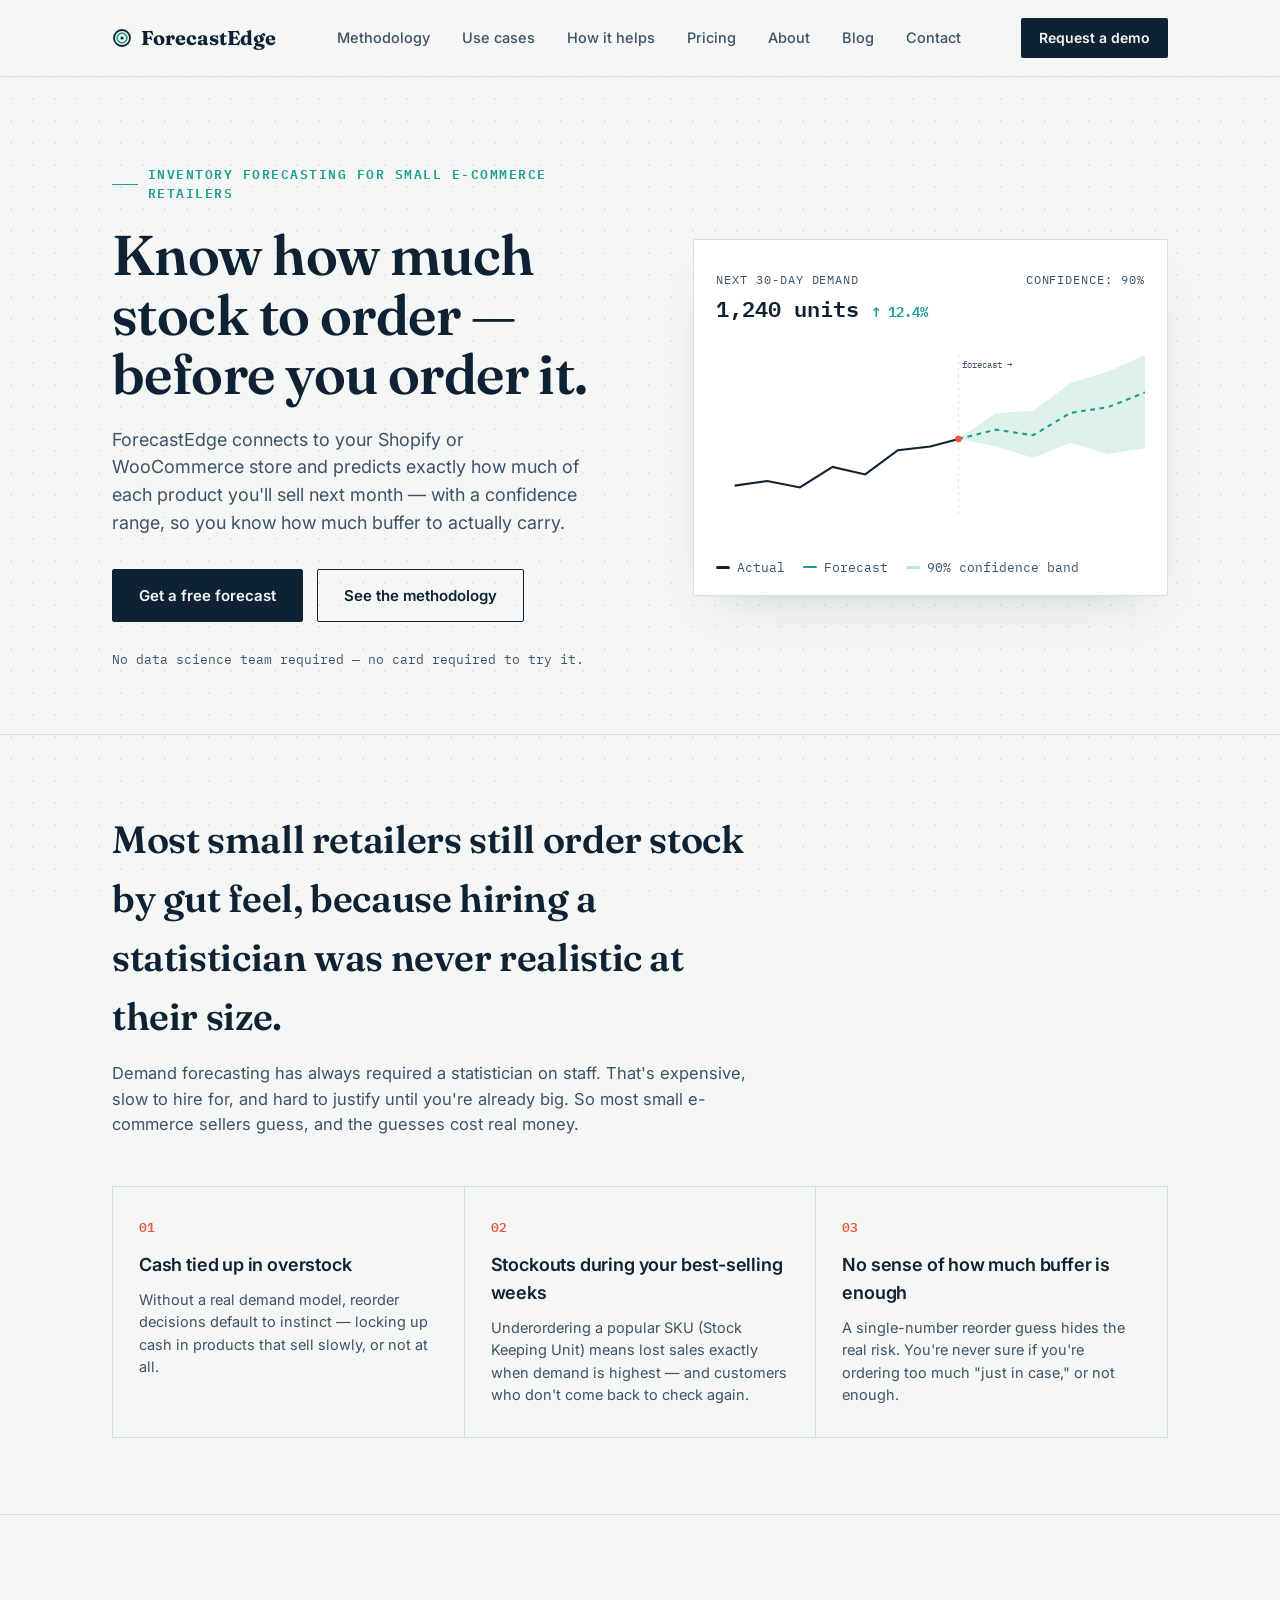
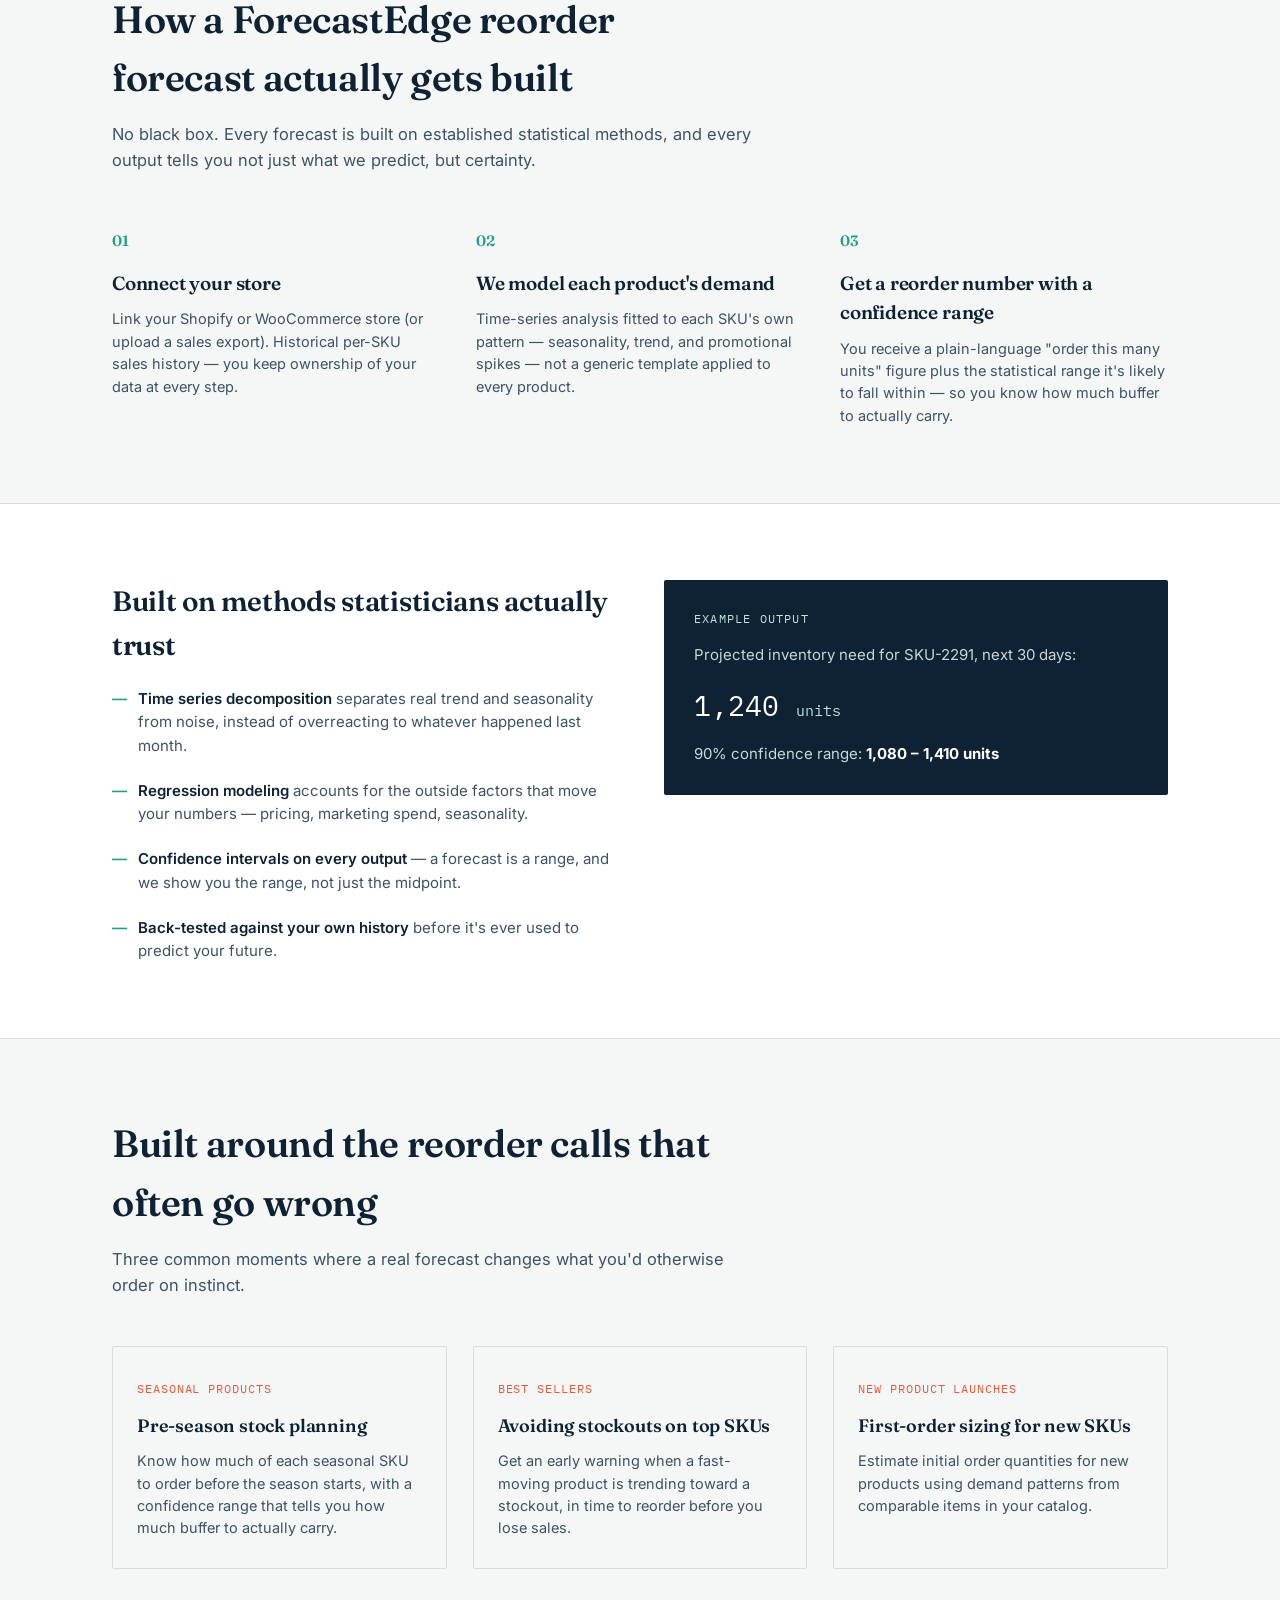
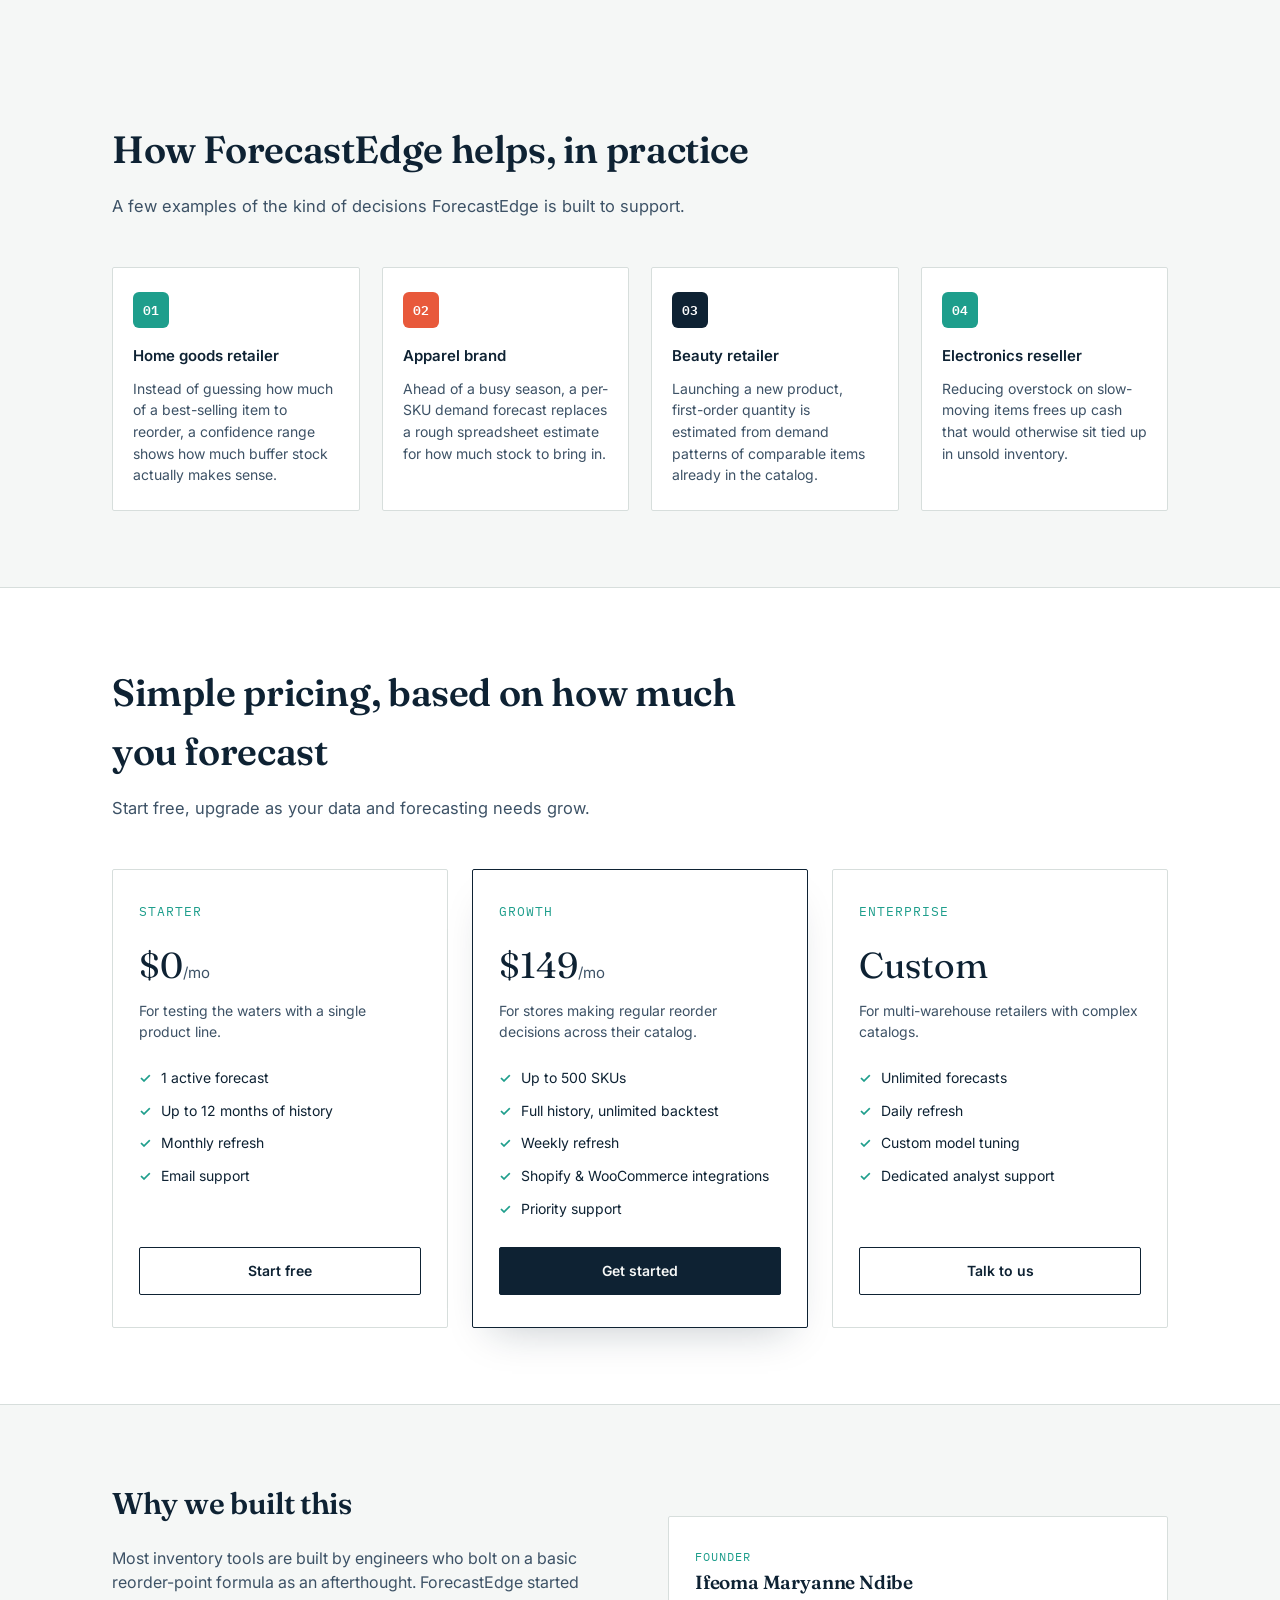
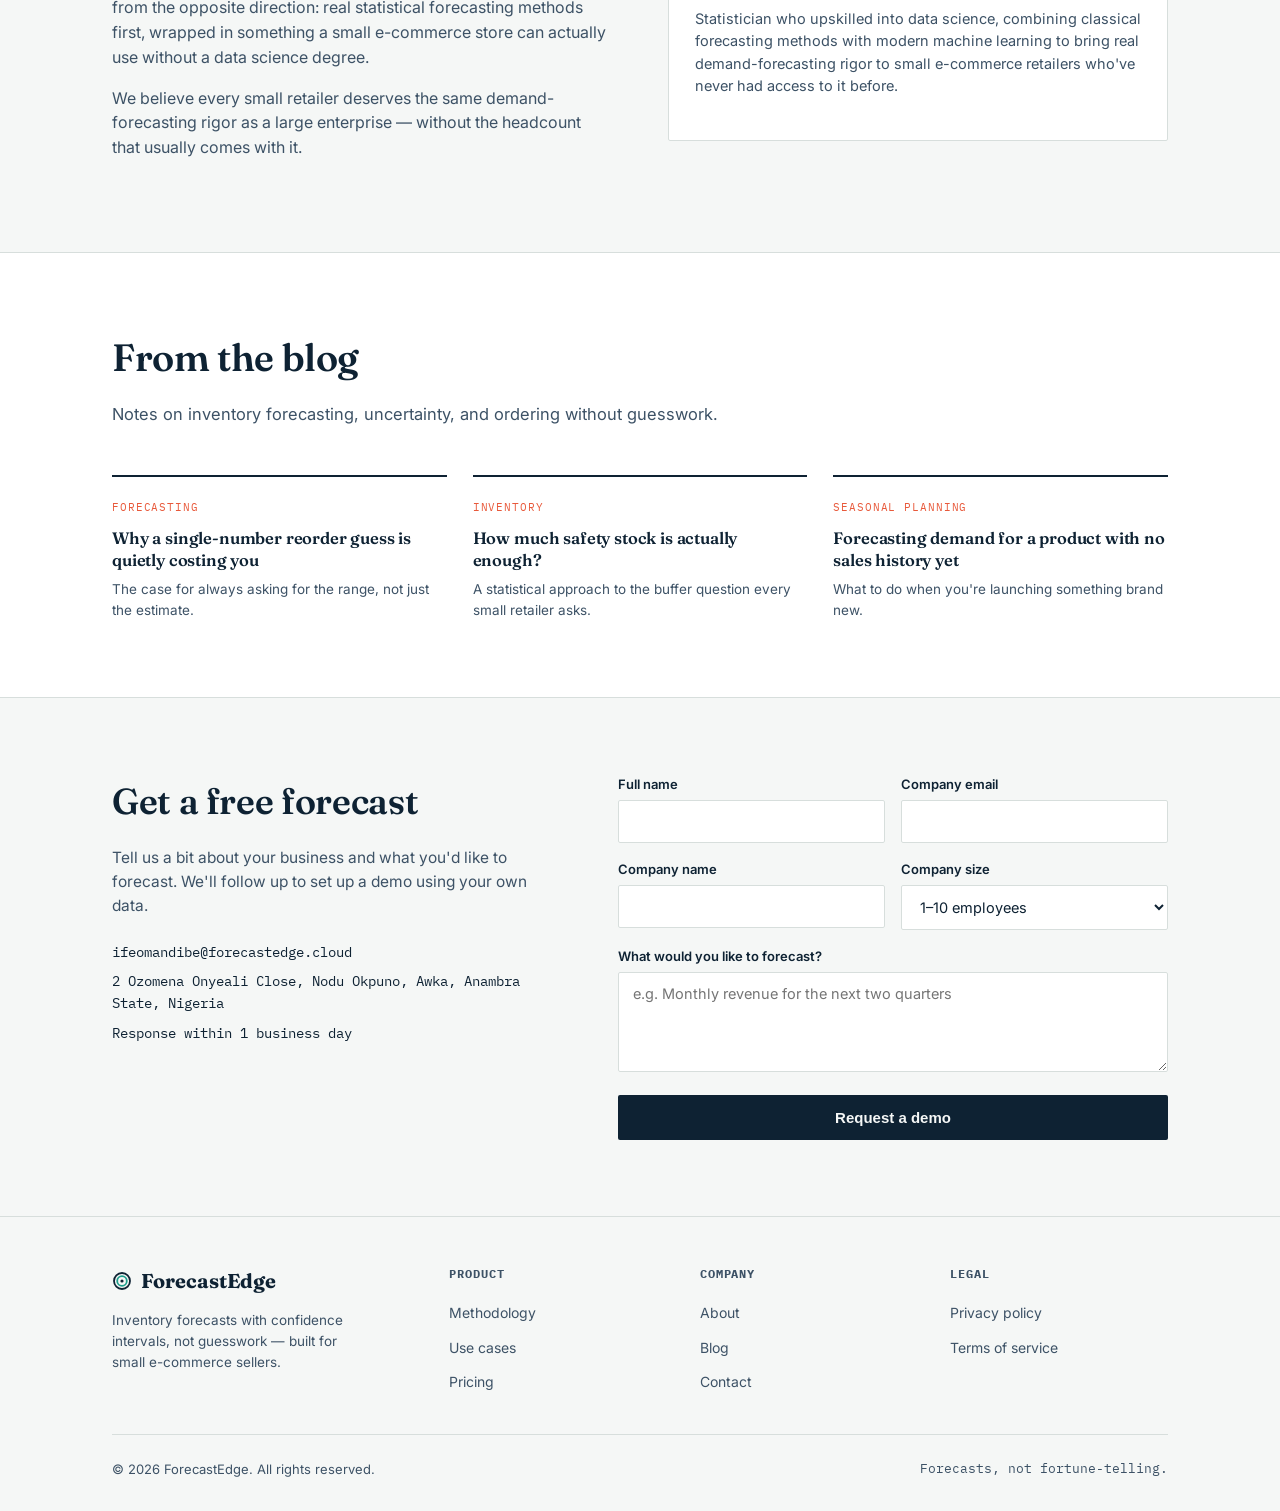
<file: index.html>
<!DOCTYPE html>
<html lang="en">
<head>
<meta charset="UTF-8">
<meta name="viewport" content="width=device-width, initial-scale=1.0">
<title>ForecastEdge — Inventory forecasting for small e-commerce retailers</title>
<meta name="description" content="Inventory forecasts with real confidence intervals — not just a best guess. Built for small e-commerce sellers, no data science team required.">
<link rel="preconnect" href="https://fonts.googleapis.com">
<link rel="preconnect" href="https://fonts.gstatic.com" crossorigin>
<link href="https://fonts.googleapis.com/css2?family=Fraunces:opsz,wght@9..144,400;9..144,500;9..144,600;9..144,700&family=IBM+Plex+Mono:wght@400;500;600&family=Inter:wght@400;500;600;700&display=swap" rel="stylesheet">
<link rel="stylesheet" href="css/style.css">
<link rel="icon" href="/favicon.ico" sizes="any">
<link rel="icon" type="image/svg+xml" href="/icon.svg">
<link rel="apple-touch-icon" href="/apple-touch-icon.png">
</head>
<body>

<header>
  <nav>
    <a href="#top" class="logo">
      <svg class="logo-mark" viewBox="0 0 20 20" fill="none">
        <circle cx="10" cy="10" r="8" stroke="#0E2233" stroke-width="1.8"/>
        <circle cx="10" cy="10" r="4.8" stroke="#1E9E8C" stroke-width="1.8"/>
        <circle cx="10" cy="10" r="1.6" fill="#0E2233"/>
      </svg>
      ForecastEdge
    </a>
    <ul class="nav-links" id="navLinks">
      <li><a href="#how-it-works">Methodology</a></li>
      <li><a href="#use-cases">Use cases</a></li>
      <li><a href="#success-stories">How it helps</a></li>
      <li><a href="#pricing">Pricing</a></li>
      <li><a href="#about">About</a></li>
      <li><a href="#blog">Blog</a></li>
      <li><a href="#contact">Contact</a></li>
    </ul>
    <a href="#contact" class="nav-cta">Request a demo</a>
    <button class="menu-toggle" id="menuToggle" aria-label="Toggle menu">
      <svg viewBox="0 0 24 24" fill="none" stroke="#0E2233" stroke-width="2"><path d="M3 6h18M3 12h18M3 18h18"/></svg>
    </button>
  </nav>
</header>

<main id="top">

  <!-- HERO -->
  <section class="hero">
    <div class="wrap hero-grid">
      <div>
        <div class="eyebrow">Inventory forecasting for small e-commerce retailers</div>
        <h1>Know how much stock to order — before you order it.</h1>
        <p class="lede">ForecastEdge connects to your Shopify or WooCommerce store and predicts exactly how much of each product you'll sell next month — with a confidence range, so you know how much buffer to actually carry.</p>
        <div class="hero-actions">
          <a href="#contact" class="btn-primary">Get a free forecast</a>
          <a href="#how-it-works" class="btn-secondary">See the methodology</a>
        </div>
        <div class="hero-note">No data science team required — no card required to try it.</div>
      </div>

      <div class="chart-card">
        <div class="chart-head">
          <div>
            <span class="label">Next 30-day demand</span><br>
            <span class="value">1,240 units <span style="color:#1E9E8C; font-size:14px;">↑ 12.4%</span></span>
          </div>
          <span class="label">confidence: 90%</span>
        </div>
        <svg viewBox="0 0 460 200" width="100%" height="200" id="forecastChart">
          <line class="divider-line" x1="260" y1="10" x2="260" y2="180"/>
          <text x="264" y="24" font-family="IBM Plex Mono" font-size="10" fill="#3D5266">forecast →</text>
          <path class="band-path" id="bandPath" d="M260,110 L260,110 L460,110 L460,110 Z"/>
          <path class="actual-path" id="actualPath" d="M20,150 L20,150"/>
          <path class="forecast-path" id="forecastPath" d="M260,100 L260,100"/>
          <circle class="dot" cx="260" cy="100" r="3.5"/>
        </svg>
        <div class="legend">
          <div class="legend-item"><span class="swatch" style="background:#0E2233;"></span>Actual</div>
          <div class="legend-item"><span class="swatch" style="background:#1E9E8C; border-top:2px dashed #1E9E8C; height:0;"></span>Forecast</div>
          <div class="legend-item"><span class="swatch" style="background:#BFE3DD;"></span>90% confidence band</div>
        </div>
      </div>
    </div>
  </section>

  <!-- PROBLEM -->
  <section class="band">
    <div class="wrap">
      <div class="section-head">
        <h2>Most small retailers still order stock by gut feel, because hiring a statistician was never realistic at their size.</h2>
        <p>Demand forecasting has always required a statistician on staff. That's expensive, slow to hire for, and hard to justify until you're already big. So most small e-commerce sellers guess, and the guesses cost real money.</p>
      </div>
      <div class="problem-grid">
        <div class="problem-card">
          <div class="num">01</div>
          <h3>Cash tied up in overstock</h3>
          <p>Without a real demand model, reorder decisions default to instinct — locking up cash in products that sell slowly, or not at all.</p>
        </div>
        <div class="problem-card">
          <div class="num">02</div>
          <h3>Stockouts during your best-selling weeks</h3>
          <p>Underordering a popular SKU (Stock Keeping Unit) means lost sales exactly when demand is highest — and customers who don't come back to check again.</p>
        </div>
        <div class="problem-card">
          <div class="num">03</div>
          <h3>No sense of how much buffer is enough</h3>
          <p>A single-number reorder guess hides the real risk. You're never sure if you're ordering too much "just in case," or not enough.</p>
        </div>
      </div>
    </div>
  </section>

  <!-- HOW IT WORKS / METHODOLOGY -->
  <section id="how-it-works">
    <div class="wrap">
      <div class="section-head">
        <h2>How a ForecastEdge reorder forecast actually gets built</h2>
        <p>No black box. Every forecast is built on established statistical methods, and every output tells you not just what we predict, but certainty.</p>
      </div>
      <div class="steps">
        <div class="step">
          <span class="step-num">01</span>
          <h3>Connect your store</h3>
          <p>Link your Shopify or WooCommerce store (or upload a sales export). Historical per-SKU sales history — you keep ownership of your data at every step.</p>
        </div>
        <div class="step">
          <span class="step-num">02</span>
          <h3>We model each product's demand</h3>
          <p>Time-series analysis fitted to each SKU's own pattern — seasonality, trend, and promotional spikes — not a generic template applied to every product.</p>
        </div>
        <div class="step">
          <span class="step-num">03</span>
          <h3>Get a reorder number with a confidence range</h3>
          <p>You receive a plain-language "order this many units" figure plus the statistical range it's likely to fall within — so you know how much buffer to actually carry.</p>
        </div>
      </div>
    </div>
  </section>

  <!-- METHOD DETAIL -->
  <section class="band band-alt">
    <div class="wrap method-grid">
      <div>
        <h2 style="font-size:28px; margin-bottom:20px;">Built on methods statisticians actually trust</h2>
        <ul class="method-list">
          <li><strong>Time series decomposition</strong> separates real trend and seasonality from noise, instead of overreacting to whatever happened last month.</li>
          <li><strong>Regression modeling</strong> accounts for the outside factors that move your numbers — pricing, marketing spend, seasonality.</li>
          <li><strong>Confidence intervals on every output</strong> — a forecast is a range, and we show you the range, not just the midpoint.</li>
          <li><strong>Back-tested against your own history</strong> before it's ever used to predict your future.</li>
        </ul>
      </div>
      <div class="ci-box">
        <span class="mono">Example output</span>
        <p>Projected inventory need for SKU-2291, next 30 days:</p>
        <div class="range">1,240 <span>units</span></div>
        <p style="margin-top:14px; margin-bottom:0;">90% confidence range: <strong style="color:#fff;">1,080 – 1,410 units</strong></p>
      </div>
    </div>
  </section>

  <!-- USE CASES -->
  <section id="use-cases">
    <div class="wrap">
      <div class="section-head">
        <h2>Built around the reorder calls that often go wrong</h2>
        <p>Three common moments where a real forecast changes what you'd otherwise order on instinct.</p>
      </div>
      <div class="cases">
        <div class="case-card">
          <span class="case-tag">Seasonal products</span>
          <h3>Pre-season stock planning</h3>
          <p>Know how much of each seasonal SKU to order before the season starts, with a confidence range that tells you how much buffer to actually carry.</p>
        </div>
        <div class="case-card">
          <span class="case-tag">Best sellers</span>
          <h3>Avoiding stockouts on top SKUs</h3>
          <p>Get an early warning when a fast-moving product is trending toward a stockout, in time to reorder before you lose sales.</p>
        </div>
        <div class="case-card">
          <span class="case-tag">New product launches</span>
          <h3>First-order sizing for new SKUs</h3>
          <p>Estimate initial order quantities for new products using demand patterns from comparable items in your catalog.</p>
        </div>
      </div>
    </div>
  </section>

  <!-- HOW IT HELPS -->
  <section id="success-stories">
    <div class="wrap">
      <div class="section-head">
        <h2>How ForecastEdge helps, in practice</h2>
        <p>A few examples of the kind of decisions ForecastEdge is built to support.</p>
      </div>
      <div class="stories-grid">
        <div class="story-card">
          <div class="story-avatar" style="background:#1E9E8C;">01</div>
          <div class="story-name">Home goods retailer</div>
          <p class="story-quote">Instead of guessing how much of a best-selling item to reorder, a confidence range shows how much buffer stock actually makes sense.</p>
        </div>
        <div class="story-card">
          <div class="story-avatar" style="background:#E8593B;">02</div>
          <div class="story-name">Apparel brand</div>
          <p class="story-quote">Ahead of a busy season, a per-SKU demand forecast replaces a rough spreadsheet estimate for how much stock to bring in.</p>
        </div>
        <div class="story-card">
          <div class="story-avatar" style="background:#0E2233;">03</div>
          <div class="story-name">Beauty retailer</div>
          <p class="story-quote">Launching a new product, first-order quantity is estimated from demand patterns of comparable items already in the catalog.</p>
        </div>
        <div class="story-card">
          <div class="story-avatar" style="background:#1E9E8C;">04</div>
          <div class="story-name">Electronics reseller</div>
          <p class="story-quote">Reducing overstock on slow-moving items frees up cash that would otherwise sit tied up in unsold inventory.</p>
        </div>
      </div>
    </div>
  </section>

  <!-- PRICING -->
  <section id="pricing" class="band band-alt">
    <div class="wrap">
      <div class="section-head">
        <h2>Simple pricing, based on how much you forecast</h2>
        <p>Start free, upgrade as your data and forecasting needs grow.</p>
      </div>
      <div class="pricing-grid">
        <div class="price-card">
          <span class="plan-name">Starter</span>
          <div class="price">$0<span>/mo</span></div>
          <p class="plan-desc">For testing the waters with a single product line.</p>
          <ul class="plan-feats">
            <li>1 active forecast</li>
            <li>Up to 12 months of history</li>
            <li>Monthly refresh</li>
            <li>Email support</li>
          </ul>
          <a href="#contact" class="plan-btn">Start free</a>
        </div>
        <div class="price-card featured">
          <span class="plan-name">Growth</span>
          <div class="price">$149<span>/mo</span></div>
          <p class="plan-desc">For stores making regular reorder decisions across their catalog.</p>
          <ul class="plan-feats">
            <li>Up to 500 SKUs</li>
            <li>Full history, unlimited backtest</li>
            <li>Weekly refresh</li>
            <li>Shopify &amp; WooCommerce integrations</li>
            <li>Priority support</li>
          </ul>
          <a href="#contact" class="plan-btn">Get started</a>
        </div>
        <div class="price-card">
          <span class="plan-name">Enterprise</span>
          <div class="price">Custom</div>
          <p class="plan-desc">For multi-warehouse retailers with complex catalogs.</p>
          <ul class="plan-feats">
            <li>Unlimited forecasts</li>
            <li>Daily refresh</li>
            <li>Custom model tuning</li>
            <li>Dedicated analyst support</li>
          </ul>
          <a href="#contact" class="plan-btn">Talk to us</a>
        </div>
      </div>
    </div>
  </section>

  <!-- ABOUT -->
  <section id="about">
    <div class="wrap about-grid">
      <div>
        <h2 style="font-size:30px; margin-bottom:18px;">Why we built this</h2>
        <p>Most inventory tools are built by engineers who bolt on a basic reorder-point formula as an afterthought. ForecastEdge started from the opposite direction: real statistical forecasting methods first, wrapped in something a small e-commerce store can actually use without a data science degree.</p>
        <p>We believe every small retailer deserves the same demand-forecasting rigor as a large enterprise — without the headcount that usually comes with it.</p>
      </div>
      <div class="founder-card">
        <span class="role">Founder</span>
        <h3>Ifeoma Maryanne Ndibe</h3>
        <p>Statistician who upskilled into data science, combining classical forecasting methods with modern machine learning to bring real demand-forecasting rigor to small e-commerce retailers who've never had access to it before.</p>
      </div>
    </div>
  </section>

  <!-- BLOG -->
  <section id="blog" class="band band-alt">
    <div class="wrap">
      <div class="section-head">
        <h2>From the blog</h2>
        <p>Notes on inventory forecasting, uncertainty, and ordering without guesswork.</p>
      </div>
      <div class="blog-grid">
        <div class="blog-card">
          <span class="blog-cat">Forecasting</span>
          <h3>Why a single-number reorder guess is quietly costing you</h3>
          <p>The case for always asking for the range, not just the estimate.</p>
        </div>
        <div class="blog-card">
          <span class="blog-cat">Inventory</span>
          <h3>How much safety stock is actually enough?</h3>
          <p>A statistical approach to the buffer question every small retailer asks.</p>
        </div>
        <div class="blog-card">
          <span class="blog-cat">Seasonal planning</span>
          <h3>Forecasting demand for a product with no sales history yet</h3>
          <p>What to do when you're launching something brand new.</p>
        </div>
      </div>
    </div>
  </section>

  <!-- CONTACT -->
  <section id="contact">
    <div class="wrap contact-grid">
      <div class="contact-info">
        <h2>Get a free forecast</h2>
        <p>Tell us a bit about your business and what you'd like to forecast. We'll follow up to set up a demo using your own data.</p>
        <div class="contact-detail"><a href="mailto:ifeomandibe@forecastedge.cloud" style="color:inherit; text-decoration:none;">ifeomandibe@forecastedge.cloud</a></div>
        <div class="contact-detail">2 Ozomena Onyeali Close, Nodu Okpuno, Awka, Anambra State, Nigeria</div>
        <div class="contact-detail">Response within 1 business day</div>
      </div>
      <form id="contactForm" name="contact" method="POST" data-netlify="true" netlify-honeypot="bot-field">
        <input type="hidden" name="form-name" value="contact">
        <p style="display:none;"><label>Don't fill this out: <input name="bot-field"></label></p>
        <div class="form-row">
          <div>
            <label for="name">Full name</label>
            <input type="text" id="name" name="name" required>
          </div>
          <div>
            <label for="email">Company email</label>
            <input type="email" id="email" name="email" required>
          </div>
        </div>
        <div class="form-row">
          <div>
            <label for="company">Company name</label>
            <input type="text" id="company" name="company">
          </div>
          <div>
            <label for="size">Company size</label>
            <select id="size" name="size">
              <option>1–10 employees</option>
              <option>11–50 employees</option>
              <option>51–200 employees</option>
              <option>200+ employees</option>
            </select>
          </div>
        </div>
        <div>
          <label for="message">What would you like to forecast?</label>
          <textarea id="message" name="message" placeholder="e.g. Monthly revenue for the next two quarters"></textarea>
        </div>
        <button type="submit" class="submit-btn">Request a demo</button>
        <div class="form-msg" id="formMsg"></div>
      </form>
    </div>
  </section>

</main>

<footer>
  <div class="wrap">
    <div class="footer-grid">
      <div class="footer-brand">
        <a href="#top" class="logo">
          <svg class="logo-mark" viewBox="0 0 20 20" fill="none">
            <circle cx="10" cy="10" r="8" stroke="#0E2233" stroke-width="1.8"/>
            <circle cx="10" cy="10" r="4.8" stroke="#1E9E8C" stroke-width="1.8"/>
            <circle cx="10" cy="10" r="1.6" fill="#0E2233"/>
          </svg>
          ForecastEdge
        </a>
        <p>Inventory forecasts with confidence intervals, not guesswork — built for small e-commerce sellers.</p>
      </div>
      <div class="footer-col">
        <h4>Product</h4>
        <ul>
          <li><a href="#how-it-works">Methodology</a></li>
          <li><a href="#use-cases">Use cases</a></li>
          <li><a href="#pricing">Pricing</a></li>
        </ul>
      </div>
      <div class="footer-col">
        <h4>Company</h4>
        <ul>
          <li><a href="#about">About</a></li>
          <li><a href="#blog">Blog</a></li>
          <li><a href="#contact">Contact</a></li>
        </ul>
      </div>
      <div class="footer-col">
        <h4>Legal</h4>
        <ul>
          <li><a href="privacy.html">Privacy policy</a></li>
          <li><a href="terms.html">Terms of service</a></li>
        </ul>
      </div>
    </div>
    <div class="footer-bottom">
      <span>© <span id="year"></span> ForecastEdge. All rights reserved.</span>
      <span class="mono">Forecasts, not fortune-telling.</span>
    </div>
  </div>
</footer>

<script src="js/script.js"></script>

</body>
</html>
</file>
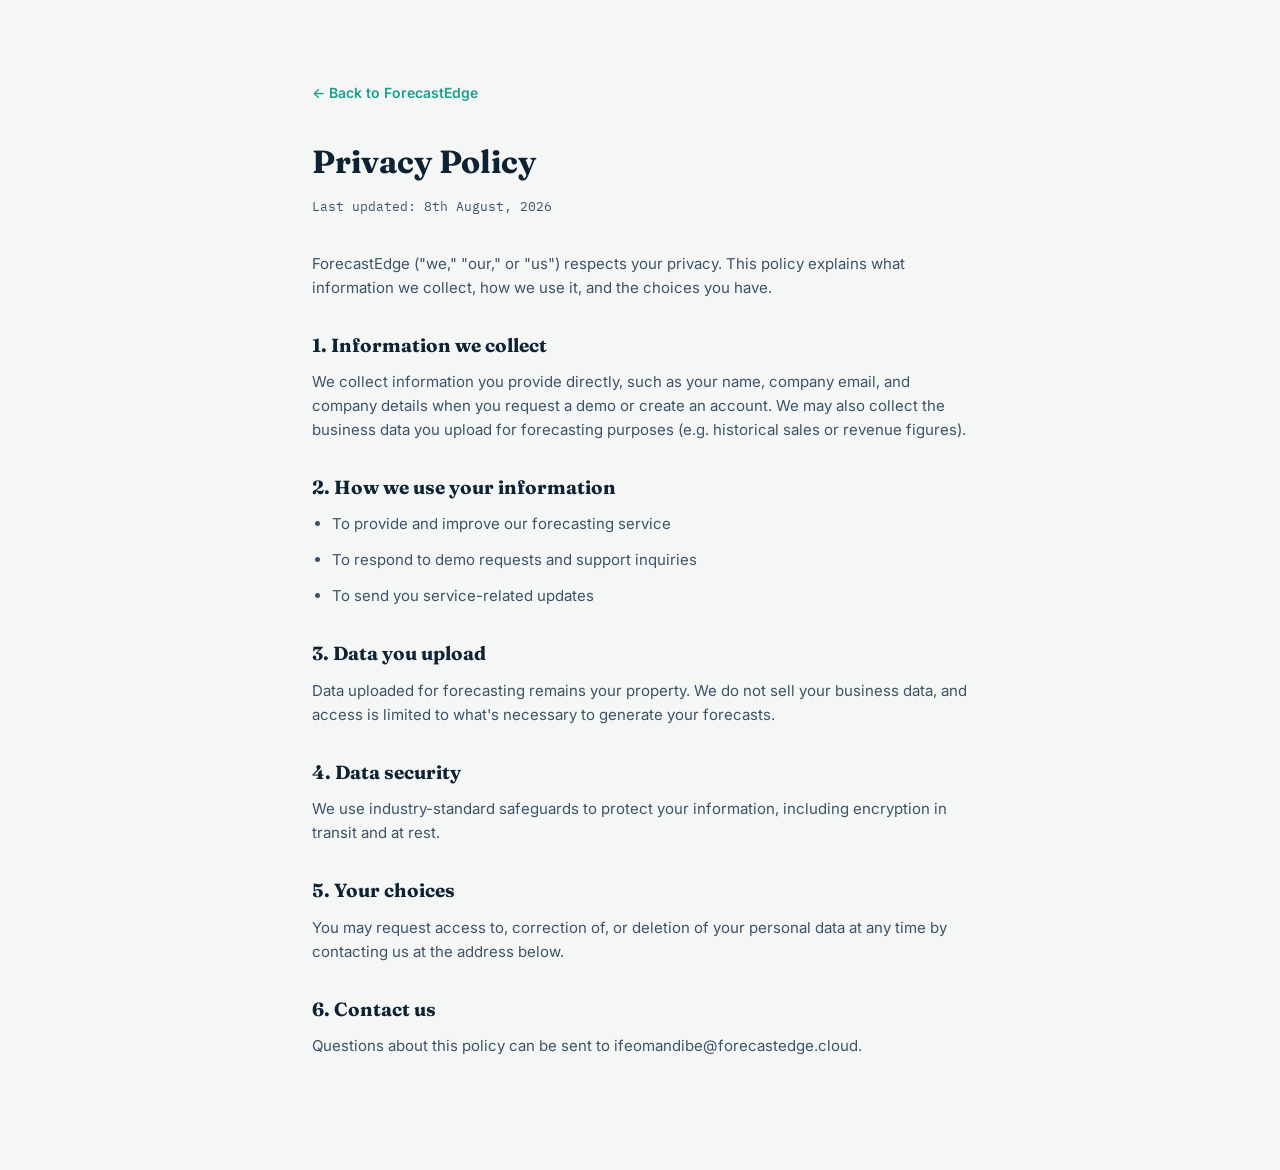
<file: privacy.html>
<!DOCTYPE html>
<html lang="en">
<head>
<meta charset="UTF-8">
<meta name="viewport" content="width=device-width, initial-scale=1.0">
<title>Privacy Policy — ForecastEdge</title>
<link href="https://fonts.googleapis.com/css2?family=Fraunces:opsz,wght@9..144,600&family=Inter:wght@400;500;600&family=IBM+Plex+Mono:wght@400;500&display=swap" rel="stylesheet">
<link rel="icon" href="/favicon.ico" sizes="any">
<link rel="icon" type="image/svg+xml" href="/icon.svg">
<link rel="apple-touch-icon" href="/apple-touch-icon.png">
<style>
  :root{--paper:#F5F7F6; --ink:#0E2233; --ink-soft:#3D5266; --line:#D7DEDC; --band-strong:#1E9E8C;}
  *{box-sizing:border-box; margin:0; padding:0;}
  body{background:var(--paper); color:var(--ink); font-family:'Inter',sans-serif; line-height:1.6;}
  .wrap{max-width:720px; margin:0 auto; padding:80px 32px 100px;}
  h1{font-family:'Fraunces',serif; font-size:32px; margin-bottom:8px;}
  .updated{font-family:'IBM Plex Mono',monospace; font-size:12.5px; color:var(--ink-soft); margin-bottom:36px;}
  h2{font-family:'Fraunces',serif; font-size:19px; margin:30px 0 10px;}
  p, li{color:var(--ink-soft); font-size:15px; margin-bottom:12px;}
  ul{padding-left:20px;}
  .back{display:inline-flex; align-items:center; gap:6px; text-decoration:none; color:var(--band-strong); font-size:14px; font-weight:600; margin-bottom:32px;}
</style>
</head>
<body>
<div class="wrap">
  <a href="index.html" class="back">← Back to ForecastEdge</a>
  <h1>Privacy Policy</h1>
  <div class="updated">Last updated: 8th August, 2026</div>

  <p>ForecastEdge ("we," "our," or "us") respects your privacy. This policy explains what information we collect, how we use it, and the choices you have.</p>

  <h2>1. Information we collect</h2>
  <p>We collect information you provide directly, such as your name, company email, and company details when you request a demo or create an account. We may also collect the business data you upload for forecasting purposes (e.g. historical sales or revenue figures).</p>

  <h2>2. How we use your information</h2>
  <ul>
    <li>To provide and improve our forecasting service</li>
    <li>To respond to demo requests and support inquiries</li>
    <li>To send you service-related updates</li>
  </ul>

  <h2>3. Data you upload</h2>
  <p>Data uploaded for forecasting remains your property. We do not sell your business data, and access is limited to what's necessary to generate your forecasts.</p>

  <h2>4. Data security</h2>
  <p>We use industry-standard safeguards to protect your information, including encryption in transit and at rest.</p>

  <h2>5. Your choices</h2>
  <p>You may request access to, correction of, or deletion of your personal data at any time by contacting us at the address below.</p>

  <h2>6. Contact us</h2>
  <p>Questions about this policy can be sent to ifeomandibe@forecastedge.cloud.</p>

</div>
</body>
</html>
</file>
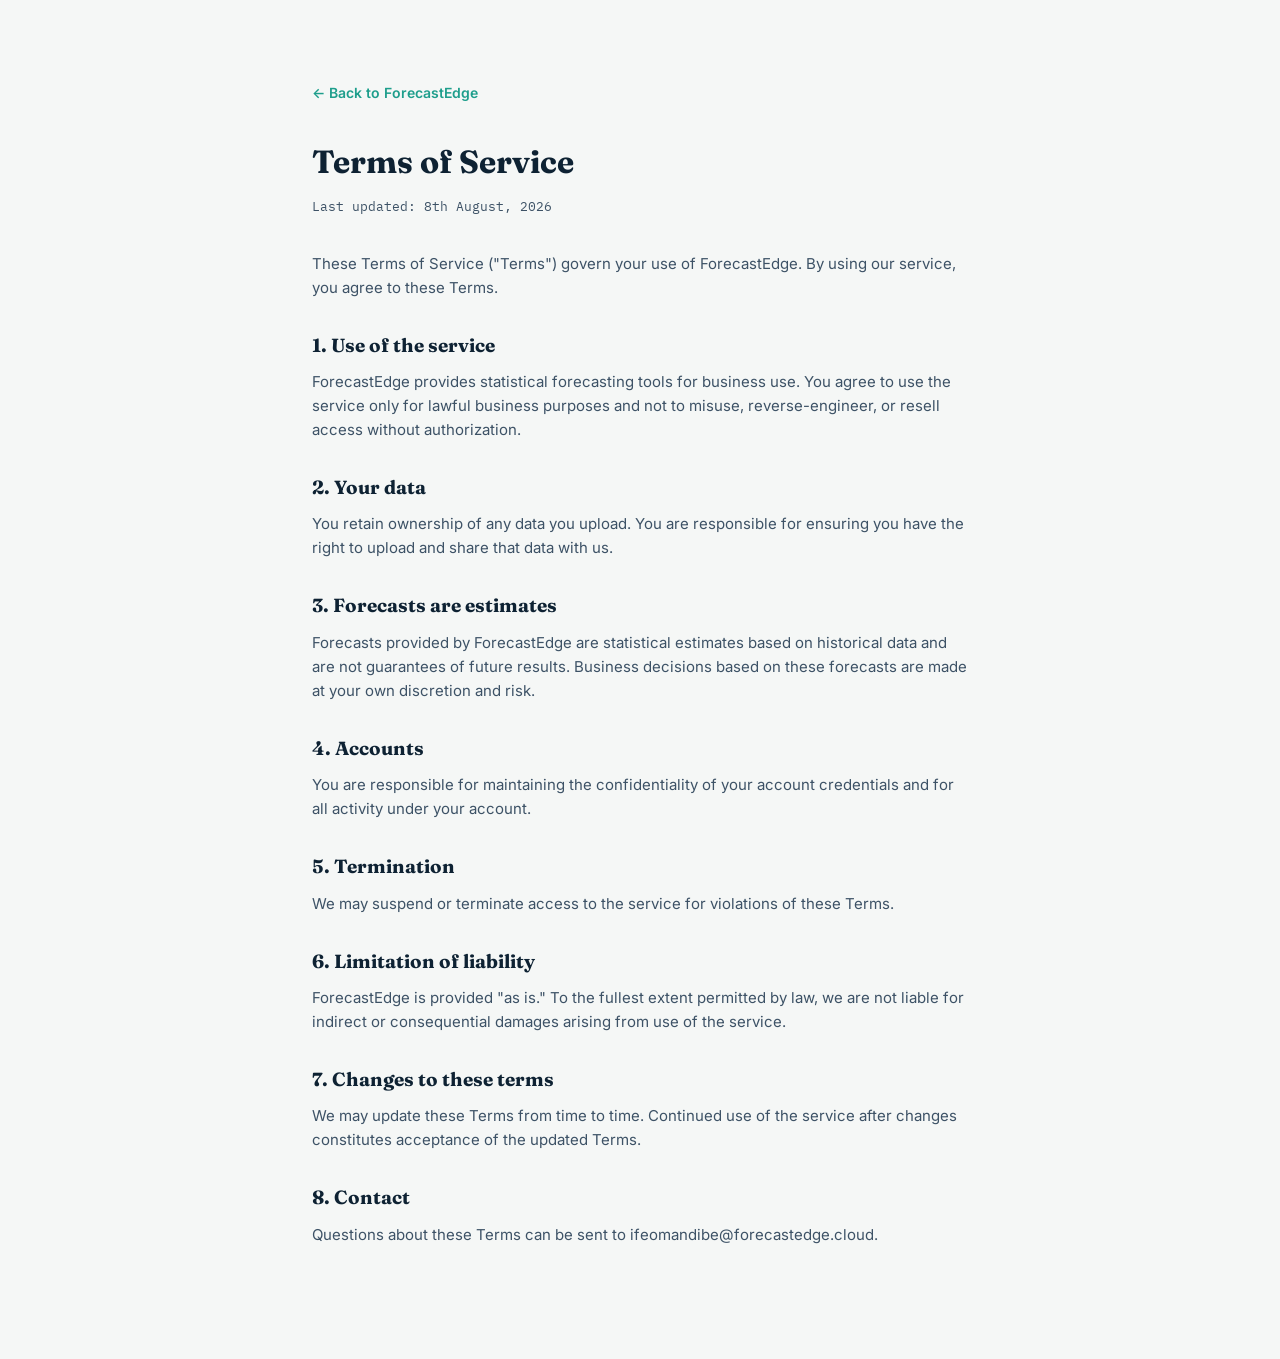
<file: terms.html>
<!DOCTYPE html>
<html lang="en">
<head>
<meta charset="UTF-8">
<meta name="viewport" content="width=device-width, initial-scale=1.0">
<title>Terms of Service — ForecastEdge</title>
<link href="https://fonts.googleapis.com/css2?family=Fraunces:opsz,wght@9..144,600&family=Inter:wght@400;500;600&family=IBM+Plex+Mono:wght@400;500&display=swap" rel="stylesheet">
<link rel="icon" href="/favicon.ico" sizes="any">
<link rel="icon" type="image/svg+xml" href="/icon.svg">
<link rel="apple-touch-icon" href="/apple-touch-icon.png">
<style>
  :root{--paper:#F5F7F6; --ink:#0E2233; --ink-soft:#3D5266; --line:#D7DEDC; --band-strong:#1E9E8C;}
  *{box-sizing:border-box; margin:0; padding:0;}
  body{background:var(--paper); color:var(--ink); font-family:'Inter',sans-serif; line-height:1.6;}
  .wrap{max-width:720px; margin:0 auto; padding:80px 32px 100px;}
  h1{font-family:'Fraunces',serif; font-size:32px; margin-bottom:8px;}
  .updated{font-family:'IBM Plex Mono',monospace; font-size:12.5px; color:var(--ink-soft); margin-bottom:36px;}
  h2{font-family:'Fraunces',serif; font-size:19px; margin:30px 0 10px;}
  p, li{color:var(--ink-soft); font-size:15px; margin-bottom:12px;}
  ul{padding-left:20px;}
  .back{display:inline-flex; align-items:center; gap:6px; text-decoration:none; color:var(--band-strong); font-size:14px; font-weight:600; margin-bottom:32px;}
</style>
</head>
<body>
<div class="wrap">
  <a href="index.html" class="back">← Back to ForecastEdge</a>
  <h1>Terms of Service</h1>
  <div class="updated">Last updated: 8th August, 2026</div>

  <p>These Terms of Service ("Terms") govern your use of ForecastEdge. By using our service, you agree to these Terms.</p>

  <h2>1. Use of the service</h2>
  <p>ForecastEdge provides statistical forecasting tools for business use. You agree to use the service only for lawful business purposes and not to misuse, reverse-engineer, or resell access without authorization.</p>

  <h2>2. Your data</h2>
  <p>You retain ownership of any data you upload. You are responsible for ensuring you have the right to upload and share that data with us.</p>

  <h2>3. Forecasts are estimates</h2>
  <p>Forecasts provided by ForecastEdge are statistical estimates based on historical data and are not guarantees of future results. Business decisions based on these forecasts are made at your own discretion and risk.</p>

  <h2>4. Accounts</h2>
  <p>You are responsible for maintaining the confidentiality of your account credentials and for all activity under your account.</p>

  <h2>5. Termination</h2>
  <p>We may suspend or terminate access to the service for violations of these Terms.</p>

  <h2>6. Limitation of liability</h2>
  <p>ForecastEdge is provided "as is." To the fullest extent permitted by law, we are not liable for indirect or consequential damages arising from use of the service.</p>

  <h2>7. Changes to these terms</h2>
  <p>We may update these Terms from time to time. Continued use of the service after changes constitutes acceptance of the updated Terms.</p>

  <h2>8. Contact</h2>
  <p>Questions about these Terms can be sent to ifeomandibe@forecastedge.cloud.</p>

</div>
</body>
</html>
</file>
<file: css/style.css>
:root{
    --paper:#F5F7F6;
    --ink:#0E2233;
    --ink-soft:#3D5266;
    --line:#D7DEDC;
    --band:#BFE3DD;
    --band-strong:#1E9E8C;
    --actual:#0E2233;
    --coral:#E8593B;
    --white:#FFFFFF;
    --radius:2px;
  }
  *{box-sizing:border-box; margin:0; padding:0;}
  html{scroll-behavior:smooth;}
  body{
    background:var(--paper);
    color:var(--ink);
    font-family:'Inter', sans-serif;
    line-height:1.55;
    -webkit-font-smoothing:antialiased;
  }
  body::before{
    content:"";
    position:fixed; inset:0;
    background-image:
      radial-gradient(circle, rgba(14,34,51,0.07) 1px, transparent 1px);
    background-size:22px 22px;
    pointer-events:none;
    z-index:0;
  }
  .wrap{max-width:1120px; margin:0 auto; padding:0 32px; position:relative; z-index:1;}
  h1,h2,h3{font-family:'Fraunces', serif; font-weight:600; letter-spacing:-0.01em; color:var(--ink);}
  .mono{font-family:'IBM Plex Mono', monospace;}
  a{color:inherit;}
  .visually-hidden{position:absolute; width:1px; height:1px; overflow:hidden; clip:rect(0 0 0 0);}

  /* ===== NAV ===== */
  header{
    position:sticky; top:0; z-index:50;
    background:rgba(245,247,246,0.92);
    backdrop-filter:blur(8px);
    border-bottom:1px solid var(--line);
  }
  nav{
    max-width:1120px; margin:0 auto; padding:18px 32px;
    display:flex; align-items:center; justify-content:space-between;
  }
  .logo{
    display:flex; align-items:center; gap:9px;
    font-family:'Fraunces', serif; font-weight:700; font-size:20px;
    text-decoration:none; color:var(--ink);
  }
  .logo-mark{width:20px; height:20px; flex-shrink:0;}
  .nav-links{display:flex; gap:32px; list-style:none;}
  .nav-links a{
    text-decoration:none; font-size:14.5px; color:var(--ink-soft); font-weight:500;
    transition:color .15s ease;
  }
  .nav-links a:hover{color:var(--band-strong);}
  .nav-cta{
    display:inline-block; padding:9px 18px; background:var(--ink); color:var(--paper);
    text-decoration:none; font-size:14px; font-weight:600; border-radius:var(--radius);
    transition:background .15s ease;
  }
  .nav-cta:hover{background:var(--band-strong);}
  .menu-toggle{display:none; background:none; border:none; cursor:pointer; padding:4px;}
  .menu-toggle svg{width:24px; height:24px;}

  @media(max-width:820px){
    .nav-links{
      position:fixed; top:64px; left:0; right:0; bottom:0;
      background:var(--paper); flex-direction:column; padding:32px;
      gap:24px; transform:translateX(100%); transition:transform .25s ease;
      z-index:40;
    }
    .nav-links.open{transform:translateX(0);}
    .nav-cta{display:none;}
    .nav-links a{font-size:20px;}
    .menu-toggle{display:block;}
  }

  /* ===== HERO ===== */
  .hero{padding:88px 0 64px;}
  .eyebrow{
    font-family:'IBM Plex Mono', monospace; font-size:12.5px; letter-spacing:.12em;
    text-transform:uppercase; color:var(--band-strong); font-weight:600;
    display:flex; align-items:center; gap:10px; margin-bottom:22px;
  }
  .eyebrow::before{content:""; width:26px; height:1px; background:var(--band-strong);}
  .hero-grid{display:grid; grid-template-columns:1.05fr .95fr; gap:56px; align-items:center;}
  .hero h1{font-size:clamp(34px,4.6vw,56px); line-height:1.06; margin-bottom:22px;}
  .hero h1 em{font-style:normal; color:var(--band-strong);}
  .hero p.lede{font-size:18px; color:var(--ink-soft); max-width:480px; margin-bottom:32px;}
  .hero-actions{display:flex; gap:14px; flex-wrap:wrap; margin-bottom:28px;}
  .btn-primary{
    background:var(--ink); color:var(--paper); padding:14px 26px; text-decoration:none;
    font-weight:600; font-size:15px; border-radius:var(--radius); border:1px solid var(--ink);
    transition:all .15s ease; display:inline-block;
  }
  .btn-primary:hover{background:var(--band-strong); border-color:var(--band-strong);}
  .btn-secondary{
    background:transparent; color:var(--ink); padding:14px 26px; text-decoration:none;
    font-weight:600; font-size:15px; border-radius:var(--radius); border:1px solid var(--ink);
    transition:all .15s ease; display:inline-block;
  }
  .btn-secondary:hover{border-color:var(--band-strong); color:var(--band-strong);}
  .hero-note{font-size:13px; color:var(--ink-soft); font-family:'IBM Plex Mono', monospace;}

  /* chart signature */
  .chart-card{
    background:var(--white); border:1px solid var(--line); border-radius:var(--radius);
    padding:26px 22px 18px; box-shadow:0 24px 48px -24px rgba(14,34,51,0.18);
  }
  .chart-head{display:flex; justify-content:space-between; align-items:baseline; margin-bottom:14px;}
  .chart-head .label{font-family:'IBM Plex Mono', monospace; font-size:12px; color:var(--ink-soft); text-transform:uppercase; letter-spacing:.08em;}
  .chart-head .value{font-family:'IBM Plex Mono', monospace; font-size:22px; font-weight:600; color:var(--ink);}
  .legend{display:flex; gap:18px; margin-top:12px; flex-wrap:wrap;}
  .legend-item{display:flex; align-items:center; gap:7px; font-size:12.5px; color:var(--ink-soft); font-family:'IBM Plex Mono', monospace;}
  .swatch{width:14px; height:3px; border-radius:2px;}

  .band-path{fill:var(--band); opacity:.55;}
  .actual-path{fill:none; stroke:var(--actual); stroke-width:2.25;}
  .forecast-path{fill:none; stroke:var(--band-strong); stroke-width:2.25; stroke-dasharray:5 5;}
  .divider-line{stroke:var(--line); stroke-width:1; stroke-dasharray:3 4;}
  .dot{fill:var(--coral);}

  @media(max-width:900px){
    .hero-grid{grid-template-columns:1fr;}
  }

  /* ===== SECTION SHARED ===== */
  section{padding:76px 0;}
  .section-head{max-width:640px; margin-bottom:48px;}
  .section-head h2{font-size:clamp(26px,3.2vw,38px); margin-bottom:14px;}
  .section-head p{color:var(--ink-soft); font-size:16.5px;}
  .band{border-top:1px solid var(--line); border-bottom:1px solid var(--line);}
  .band-alt{background:var(--white);}

  /* problem */
  .problem-grid{display:grid; grid-template-columns:repeat(3,1fr); gap:1px; background:var(--line); border:1px solid var(--line);}
  .problem-card{background:var(--paper); padding:30px 26px;}
  .problem-card .num{font-family:'IBM Plex Mono', monospace; color:var(--coral); font-size:13px; font-weight:600; margin-bottom:14px;}
  .problem-card h3{font-size:18px; margin-bottom:10px; font-family:'Inter',sans-serif; font-weight:600;}
  .problem-card p{color:var(--ink-soft); font-size:14.5px;}
  @media(max-width:820px){.problem-grid{grid-template-columns:1fr;}}

  /* how it works */
  .steps{display:grid; grid-template-columns:repeat(3,1fr); gap:36px; counter-reset:step;}
  .step{position:relative; padding-top:8px;}
  .step .step-num{
    font-family:'Fraunces', serif; font-size:15px; color:var(--band-strong); font-weight:600;
    display:block; margin-bottom:16px;
  }
  .step h3{font-size:19px; margin-bottom:10px;}
  .step p{color:var(--ink-soft); font-size:14.5px;}
  @media(max-width:820px){.steps{grid-template-columns:1fr; gap:32px;}}

  /* methodology */
  .method-grid{display:grid; grid-template-columns:1fr 1fr; gap:48px; align-items:start;}
  .method-list{list-style:none; display:flex; flex-direction:column; gap:22px;}
  .method-list li{padding-left:26px; position:relative; color:var(--ink-soft); font-size:15px;}
  .method-list li::before{content:"—"; position:absolute; left:0; color:var(--band-strong); font-weight:600;}
  .method-list strong{color:var(--ink); font-weight:600;}
  .ci-box{
    background:var(--ink); color:var(--paper); padding:30px; border-radius:var(--radius);
  }
  .ci-box .mono{font-size:12px; text-transform:uppercase; letter-spacing:.1em; color:var(--band); margin-bottom:14px; display:block;}
  .ci-box p{font-size:15px; color:#C9D6DC; margin-bottom:18px;}
  .ci-box .range{font-family:'IBM Plex Mono', monospace; font-size:28px; color:var(--white);}
  .ci-box .range span{color:var(--band); font-size:15px;}
  @media(max-width:820px){.method-grid{grid-template-columns:1fr;}}

  /* use cases */
  .cases{display:grid; grid-template-columns:repeat(3,1fr); gap:26px;}
  .case-card{
    border:1px solid var(--line); border-radius:var(--radius); padding:28px 24px; background:var(--paper);
    transition:border-color .15s ease, transform .15s ease;
  }
  .case-card:hover{border-color:var(--band-strong); transform:translateY(-3px);}
  .case-tag{font-family:'IBM Plex Mono', monospace; font-size:11.5px; text-transform:uppercase; letter-spacing:.08em; color:var(--coral); margin-bottom:14px; display:inline-block;}
  .case-card h3{font-size:18px; margin-bottom:10px;}
  .case-card p{color:var(--ink-soft); font-size:14.5px;}
  @media(max-width:820px){.cases{grid-template-columns:1fr;}}

  /* success stories */
  .stories-grid{display:grid; grid-template-columns:repeat(4,1fr); gap:22px;}
  .story-card{
    border:1px solid var(--line); border-radius:var(--radius); padding:24px 20px; background:var(--white);
    display:flex; flex-direction:column;
  }
  .story-avatar{
    width:36px; height:36px; border-radius:6px; color:#fff; display:flex; align-items:center; justify-content:center;
    font-family:'IBM Plex Mono', monospace; font-weight:600; font-size:13px; margin-bottom:16px;
  }
  .story-name{font-weight:600; font-size:15px; color:var(--ink); margin-bottom:10px;}
  .story-quote{color:var(--ink-soft); font-size:14px; line-height:1.55;}
  @media(max-width:900px){.stories-grid{grid-template-columns:1fr 1fr;}}
  @media(max-width:560px){.stories-grid{grid-template-columns:1fr;}}

  /* pricing */
  .pricing-grid{display:grid; grid-template-columns:repeat(3,1fr); gap:24px;}
  .price-card{
    border:1px solid var(--line); border-radius:var(--radius); padding:32px 26px; background:var(--white);
    display:flex; flex-direction:column;
  }
  .price-card.featured{border-color:var(--ink); box-shadow:0 20px 40px -20px rgba(14,34,51,0.25);}
  .plan-name{font-family:'IBM Plex Mono', monospace; font-size:12.5px; text-transform:uppercase; letter-spacing:.08em; color:var(--band-strong); margin-bottom:16px;}
  .price{font-family:'Fraunces', serif; font-size:36px; margin-bottom:6px;}
  .price span{font-size:15px; color:var(--ink-soft); font-family:'Inter',sans-serif;}
  .plan-desc{color:var(--ink-soft); font-size:14px; margin-bottom:24px;}
  .plan-feats{list-style:none; display:flex; flex-direction:column; gap:11px; margin-bottom:28px; flex-grow:1;}
  .plan-feats li{font-size:14px; color:var(--ink); padding-left:22px; position:relative;}
  .plan-feats li::before{content:"✓"; position:absolute; left:0; color:var(--band-strong); font-weight:600;}
  .plan-btn{
    text-align:center; padding:12px; border:1px solid var(--ink); border-radius:var(--radius);
    text-decoration:none; font-weight:600; font-size:14px; color:var(--ink); transition:all .15s ease;
  }
  .plan-btn:hover{background:var(--ink); color:var(--paper);}
  .price-card.featured .plan-btn{background:var(--ink); color:var(--paper);}
  .price-card.featured .plan-btn:hover{background:var(--band-strong); border-color:var(--band-strong);}
  @media(max-width:900px){.pricing-grid{grid-template-columns:1fr; max-width:420px; margin:0 auto;}}

  /* about */
  .about-grid{display:grid; grid-template-columns:1fr 1fr; gap:56px; align-items:center;}
  .about-grid p{color:var(--ink-soft); font-size:16px; margin-bottom:16px;}
  .founder-card{border:1px solid var(--line); border-radius:var(--radius); padding:26px; background:var(--white);}
  .founder-card .role{font-family:'IBM Plex Mono', monospace; font-size:11.5px; text-transform:uppercase; color:var(--band-strong); letter-spacing:.08em; margin-bottom:6px;}
  .founder-card h3{font-size:19px; margin-bottom:10px;}
  .founder-card p{color:var(--ink-soft); font-size:14.5px;}
  @media(max-width:820px){.about-grid{grid-template-columns:1fr;}}

  /* blog */
  .blog-grid{display:grid; grid-template-columns:repeat(3,1fr); gap:26px;}
  .blog-card{border-top:2px solid var(--ink); padding-top:16px;}
  .blog-cat{font-family:'IBM Plex Mono', monospace; font-size:11px; text-transform:uppercase; color:var(--coral); letter-spacing:.08em;}
  .blog-card h3{font-size:16.5px; margin:10px 0 8px; line-height:1.3;}
  .blog-card p{color:var(--ink-soft); font-size:13.5px;}
  @media(max-width:820px){.blog-grid{grid-template-columns:1fr;}}

  /* contact */
  .contact-grid{display:grid; grid-template-columns:.9fr 1.1fr; gap:56px;}
  .contact-info h2{font-size:clamp(26px,3.2vw,36px); margin-bottom:16px;}
  .contact-info p{color:var(--ink-soft); font-size:15.5px; margin-bottom:24px;}
  .contact-detail{font-family:'IBM Plex Mono', monospace; font-size:14px; color:var(--ink); margin-bottom:8px;}
  form{display:flex; flex-direction:column; gap:16px;}
  .form-row{display:grid; grid-template-columns:1fr 1fr; gap:16px;}
  label{font-size:13px; font-weight:600; color:var(--ink); margin-bottom:6px; display:block;}
  input, select, textarea{
    width:100%; padding:12px 14px; border:1px solid var(--line); border-radius:var(--radius);
    font-family:'Inter', sans-serif; font-size:14.5px; background:var(--white); color:var(--ink);
  }
  input:focus, select:focus, textarea:focus{outline:2px solid var(--band-strong); outline-offset:1px; border-color:var(--band-strong);}
  textarea{resize:vertical; min-height:100px;}
  .submit-btn{
    background:var(--ink); color:var(--paper); border:none; padding:14px; border-radius:var(--radius);
    font-weight:600; font-size:15px; cursor:pointer; transition:background .15s ease;
  }
  .submit-btn:hover{background:var(--band-strong);}
  .form-msg{font-size:14px; padding:12px 14px; border-radius:var(--radius); display:none;}
  .form-msg.show{display:block;}
  .form-msg.success{background:#E4F3F0; color:var(--band-strong); border:1px solid var(--band-strong);}
  @media(max-width:820px){.contact-grid{grid-template-columns:1fr;} .form-row{grid-template-columns:1fr;}}

  /* footer */
  footer{border-top:1px solid var(--line); padding:48px 0 32px;}
  .footer-grid{display:grid; grid-template-columns:1.4fr 1fr 1fr 1fr; gap:32px; margin-bottom:40px;}
  .footer-brand .logo{margin-bottom:14px;}
  .footer-brand p{color:var(--ink-soft); font-size:13.5px; max-width:260px;}
  .footer-col h4{font-family:'IBM Plex Mono', monospace; font-size:12px; text-transform:uppercase; letter-spacing:.08em; color:var(--ink-soft); margin-bottom:16px;}
  .footer-col ul{list-style:none; display:flex; flex-direction:column; gap:10px;}
  .footer-col a{text-decoration:none; color:var(--ink-soft); font-size:14px; transition:color .15s ease;}
  .footer-col a:hover{color:var(--band-strong);}
  .footer-bottom{
    display:flex; justify-content:space-between; align-items:center; flex-wrap:wrap; gap:12px;
    padding-top:24px; border-top:1px solid var(--line); font-size:13px; color:var(--ink-soft);
  }
  @media(max-width:820px){.footer-grid{grid-template-columns:1fr 1fr;}}

  /* legal pages (simple sections) */
  .legal{padding:100px 0 80px; max-width:760px; margin:0 auto;}
  .legal h1{font-size:32px; margin-bottom:8px;}
  .legal .updated{font-family:'IBM Plex Mono', monospace; font-size:12.5px; color:var(--ink-soft); margin-bottom:32px;}
  .legal h2{font-size:19px; margin:28px 0 10px;}
  .legal p, .legal li{color:var(--ink-soft); font-size:15px; margin-bottom:12px;}
  .legal ul{padding-left:20px;}
  .back-link{display:inline-flex; align-items:center; gap:6px; text-decoration:none; color:var(--band-strong); font-size:14px; font-weight:600; margin-bottom:32px;}
</file>
